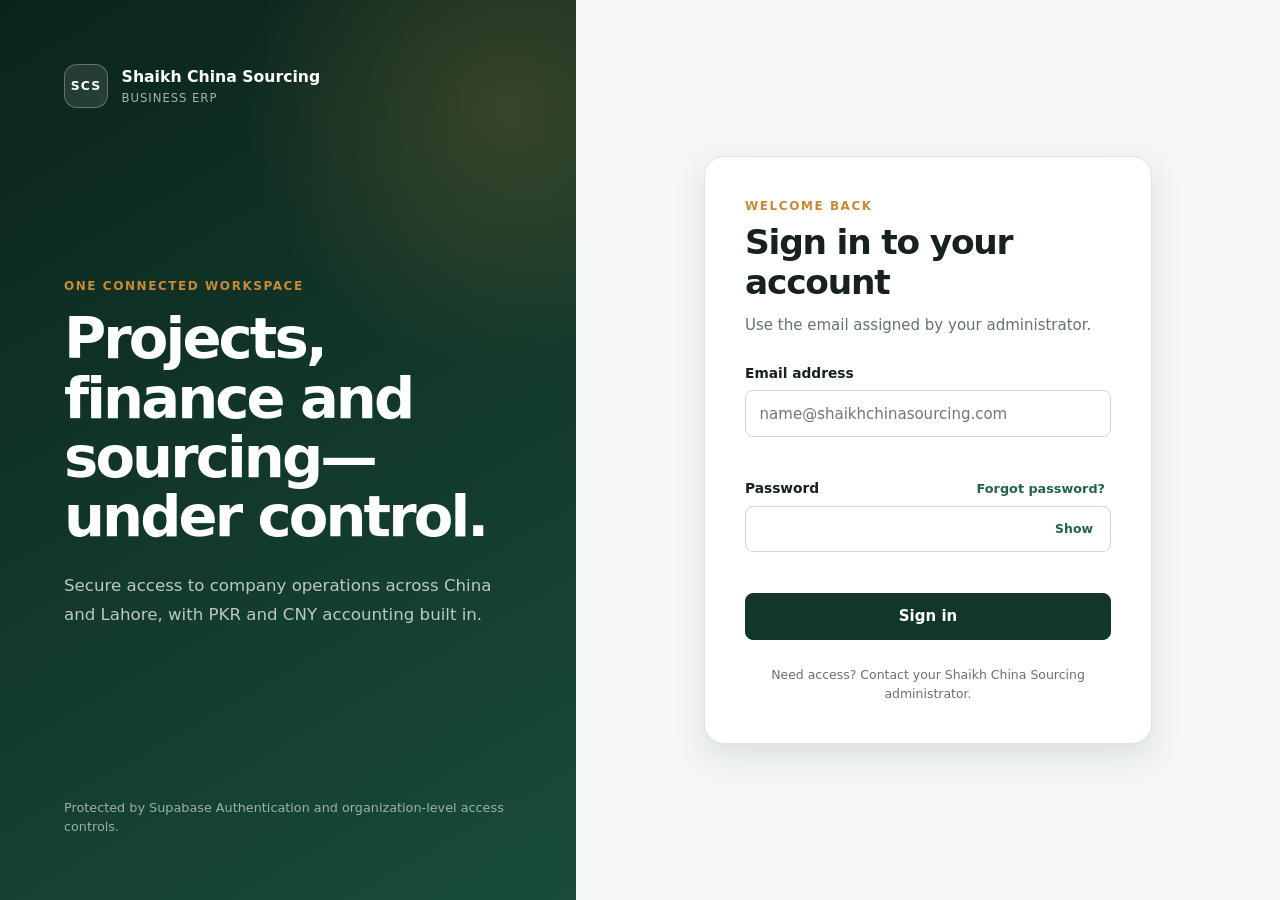
<file: index.html>
<!doctype html>
<html lang="en">
  <head>
    <meta charset="utf-8">
    <meta name="viewport" content="width=device-width, initial-scale=1">
    <title>Shaikh China Sourcing ERP</title>
  </head>
  <body>
    <p><a href="./pages/dashboard/">Open Shaikh China Sourcing ERP</a></p>
    <script>
      window.location.replace("./pages/dashboard/");
    </script>
  </body>
</html>
</file>
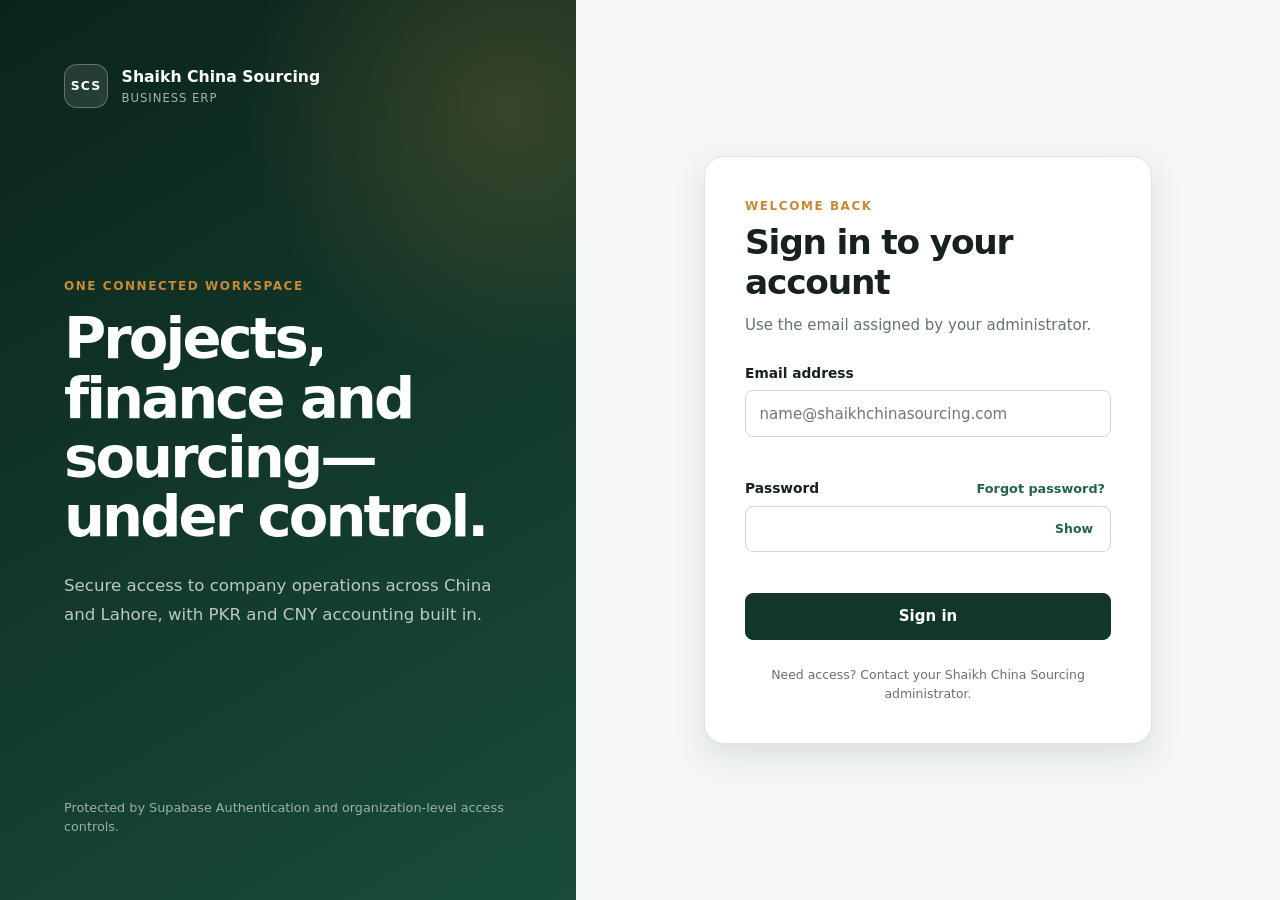
<file: pages/auth/index.html>
<!doctype html>
<html lang="en">
  <head>
    <meta charset="utf-8">
    <meta name="viewport" content="width=device-width, initial-scale=1">
    <meta name="theme-color" content="#12372a">
    <meta name="description" content="Secure sign-in for Shaikh China Sourcing ERP">
    <title>Sign in | Shaikh China Sourcing ERP</title>
    <link rel="stylesheet" href="../../assets/css/tokens/design-tokens.css">
    <link rel="stylesheet" href="../../assets/css/base/reset.css">
    <link rel="stylesheet" href="../../assets/css/base/global.css">
    <link rel="stylesheet" href="../../assets/css/pages/auth.css">
  </head>
  <body class="auth-page" data-auth-page="sign-in">
    <main class="auth-layout">
      <section class="auth-brand-panel" aria-labelledby="brand-heading">
        <div class="auth-brand-lockup">
          <span class="auth-brand-mark" aria-hidden="true">SCS</span>
          <span>
            <strong>Shaikh China Sourcing</strong>
            <small>Business ERP</small>
          </span>
        </div>
        <div class="auth-brand-copy">
          <p class="eyebrow">One connected workspace</p>
          <h1 id="brand-heading">Projects, finance and sourcing—under control.</h1>
          <p>Secure access to company operations across China and Lahore, with PKR and CNY accounting built in.</p>
        </div>
        <p class="auth-security-note">Protected by Supabase Authentication and organization-level access controls.</p>
      </section>

      <section class="auth-form-panel">
        <div class="auth-card">
          <div data-auth-view="sign-in">
            <div class="auth-card-heading">
              <p class="eyebrow">Welcome back</p>
              <h2>Sign in to your account</h2>
              <p>Use the email assigned by your administrator.</p>
            </div>

            <div class="auth-alert auth-alert--warning" data-config-alert hidden>
              Authentication setup is not connected yet. Add the Supabase project URL and publishable key to enable sign-in.
            </div>
            <div class="auth-alert" data-form-alert role="status" aria-live="polite" hidden></div>

            <form class="auth-form" data-sign-in-form novalidate>
              <div class="form-field">
                <label for="email">Email address</label>
                <input id="email" name="email" type="email" autocomplete="username" inputmode="email" required placeholder="name@shaikhchinasourcing.com">
                <p class="field-error" data-error-for="email"></p>
              </div>
              <div class="form-field">
                <div class="label-row">
                  <label for="password">Password</label>
                  <button class="text-button" type="button" data-show-recovery>Forgot password?</button>
                </div>
                <div class="password-field">
                  <input id="password" name="password" type="password" autocomplete="current-password" required>
                  <button class="password-toggle" type="button" data-password-toggle aria-label="Show password">Show</button>
                </div>
                <p class="field-error" data-error-for="password"></p>
              </div>
              <button class="primary-button" type="submit" data-submit-button>
                <span data-button-label>Sign in</span>
                <span class="button-spinner" aria-hidden="true" hidden></span>
              </button>
            </form>
          </div>

          <div data-auth-view="recovery" hidden>
            <button class="back-button" type="button" data-show-sign-in aria-label="Back to sign in">← Back to sign in</button>
            <div class="auth-card-heading">
              <p class="eyebrow">Account recovery</p>
              <h2>Reset your password</h2>
              <p>We’ll email a secure recovery link if the account exists.</p>
            </div>
            <div class="auth-alert" data-recovery-alert role="status" aria-live="polite" hidden></div>
            <form class="auth-form" data-recovery-form novalidate>
              <div class="form-field">
                <label for="recovery-email">Email address</label>
                <input id="recovery-email" name="email" type="email" autocomplete="email" inputmode="email" required>
                <p class="field-error" data-error-for="recovery-email"></p>
              </div>
              <button class="primary-button" type="submit" data-recovery-submit>Send recovery link</button>
            </form>
          </div>

          <div data-auth-view="pending" hidden>
            <div class="pending-icon" aria-hidden="true">✓</div>
            <div class="auth-card-heading auth-card-heading--centered">
              <p class="eyebrow">Account verified</p>
              <h2>Access is awaiting approval</h2>
              <p>Your sign-in works, but an administrator must assign you to an organization before you can open the ERP.</p>
            </div>
            <button class="secondary-button" type="button" data-pending-sign-out>Sign out</button>
          </div>

          <p class="auth-support">Need access? Contact your Shaikh China Sourcing administrator.</p>
        </div>
      </section>
    </main>

    <noscript>
      <main class="noscript-message"><h1>JavaScript is required</h1><p>Please enable JavaScript to sign in.</p></main>
    </noscript>
    <script src="../../assets/vendor/supabase/supabase.js"></script>
    <script type="module" src="../../assets/js/modules/auth.js"></script>
  </body>
</html>
</file>
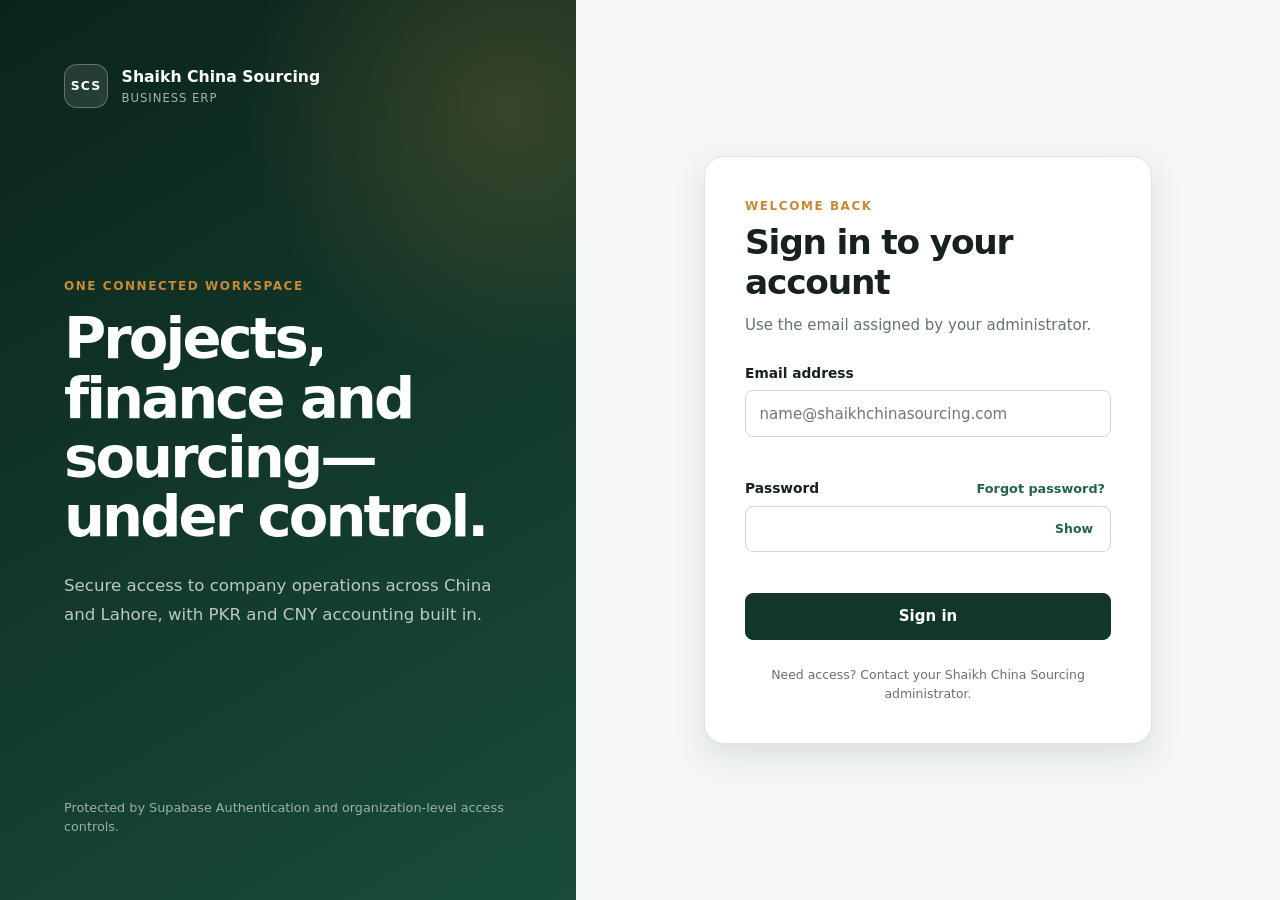
<file: pages/dashboard/index.html>
<!doctype html>
<html lang="en">
  <head>
    <meta charset="utf-8">
    <meta name="viewport" content="width=device-width, initial-scale=1">
    <meta name="theme-color" content="#12372a">
    <meta name="description" content="Shaikh China Sourcing ERP application shell">
    <title>Dashboard | Shaikh China Sourcing ERP</title>
    <link rel="stylesheet" href="../../assets/css/tokens/design-tokens.css">
    <link rel="stylesheet" href="../../assets/css/base/reset.css">
    <link rel="stylesheet" href="../../assets/css/base/global.css">
    <link rel="stylesheet" href="../../assets/css/layouts/app-shell.css">
    <link rel="stylesheet" href="../../assets/css/components/navigation.css">
    <link rel="stylesheet" href="../../assets/css/pages/dashboard.css">
    <link rel="stylesheet" href="../../assets/css/pages/customers.css">
    <link rel="stylesheet" href="../../assets/css/pages/projects.css">
    <link rel="stylesheet" href="../../assets/css/pages/accounting.css">
    <link rel="stylesheet" href="../../assets/css/pages/banking.css">
  </head>
  <body>
    <a class="skip-link" href="#main-content">Skip to main content</a>
    <div id="app-shell" data-active-page="dashboard"></div>

    <noscript>
      <main class="noscript-message">
        <h1>JavaScript is required</h1>
        <p>Please enable JavaScript to use Shaikh China Sourcing ERP.</p>
      </main>
    </noscript>

    <script src="../../assets/vendor/supabase/supabase.js"></script>
    <script type="module" src="../../assets/js/core/bootstrap.js"></script>
  </body>
</html>
</file>
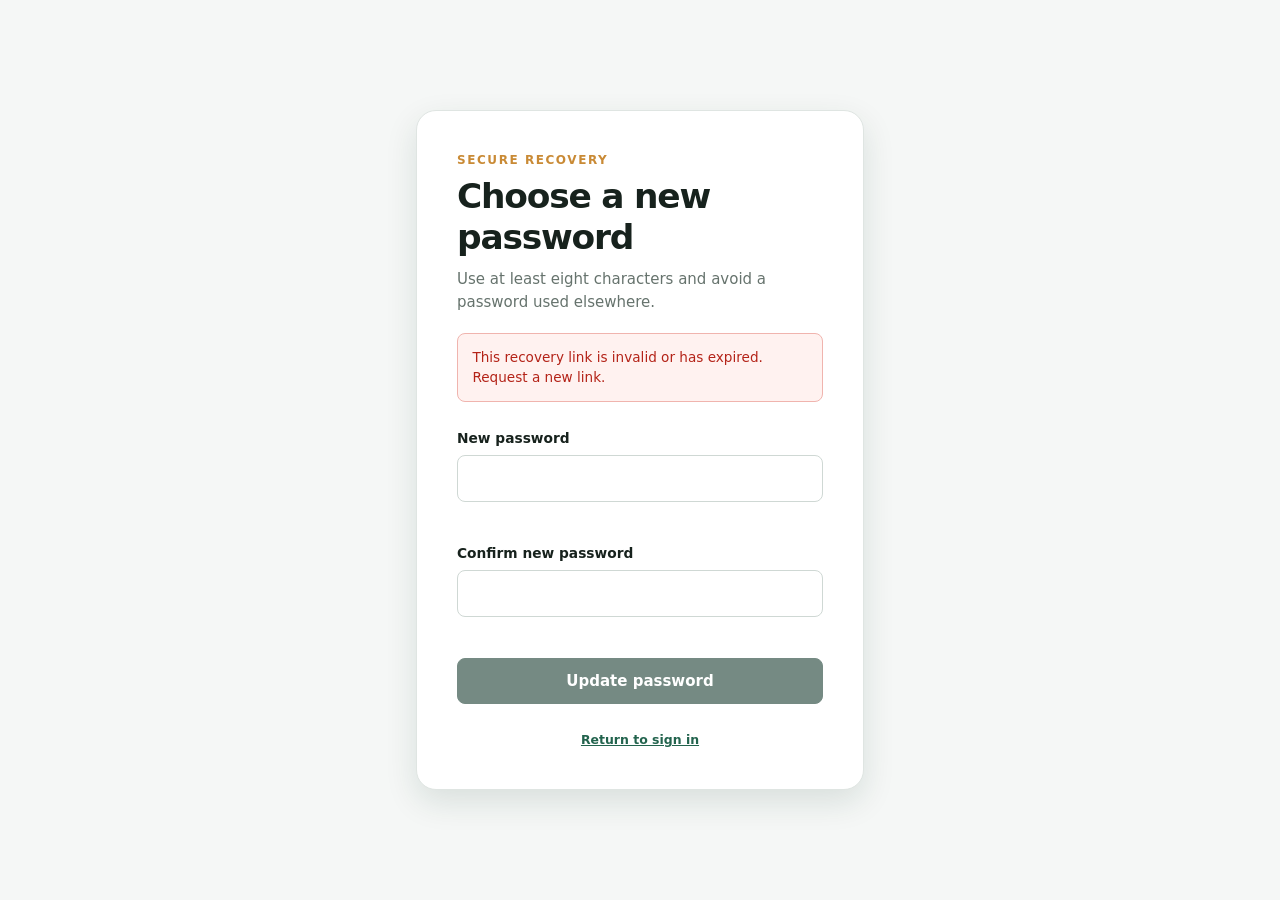
<file: pages/auth/reset-password.html>
<!doctype html>
<html lang="en">
  <head>
    <meta charset="utf-8">
    <meta name="viewport" content="width=device-width, initial-scale=1">
    <meta name="theme-color" content="#12372a">
    <meta name="description" content="Set a new Shaikh China Sourcing ERP password">
    <title>Set new password | Shaikh China Sourcing ERP</title>
    <link rel="stylesheet" href="../../assets/css/tokens/design-tokens.css">
    <link rel="stylesheet" href="../../assets/css/base/reset.css">
    <link rel="stylesheet" href="../../assets/css/base/global.css">
    <link rel="stylesheet" href="../../assets/css/pages/auth.css">
  </head>
  <body class="auth-page" data-auth-page="reset-password">
    <main class="auth-layout auth-layout--compact">
      <section class="auth-form-panel">
        <div class="auth-card">
          <div class="auth-brand-lockup auth-brand-lockup--mobile">
            <span class="auth-brand-mark" aria-hidden="true">SCS</span>
            <span><strong>Shaikh China Sourcing</strong><small>Business ERP</small></span>
          </div>
          <div class="auth-card-heading">
            <p class="eyebrow">Secure recovery</p>
            <h1>Choose a new password</h1>
            <p>Use at least eight characters and avoid a password used elsewhere.</p>
          </div>
          <div class="auth-alert" data-reset-alert role="status" aria-live="polite" hidden></div>
          <form class="auth-form" data-reset-form novalidate>
            <div class="form-field">
              <label for="new-password">New password</label>
              <input id="new-password" name="password" type="password" autocomplete="new-password" required minlength="8">
              <p class="field-error" data-error-for="new-password"></p>
            </div>
            <div class="form-field">
              <label for="confirm-password">Confirm new password</label>
              <input id="confirm-password" name="confirmation" type="password" autocomplete="new-password" required minlength="8">
              <p class="field-error" data-error-for="confirm-password"></p>
            </div>
            <button class="primary-button" type="submit" data-reset-submit>Update password</button>
          </form>
          <a class="auth-link" href="./">Return to sign in</a>
        </div>
      </section>
    </main>
    <script src="../../assets/vendor/supabase/supabase.js"></script>
    <script type="module" src="../../assets/js/modules/auth.js"></script>
  </body>
</html>
</file>
<file: assets/css/tokens/design-tokens.css>
:root {
  color-scheme: light;
  --color-brand-950: #0b241b;
  --color-brand-900: #12372a;
  --color-brand-800: #194c3a;
  --color-brand-700: #22634d;
  --color-brand-100: #dcece6;
  --color-brand-50: #eef7f3;
  --color-accent-500: #c98a35;
  --color-accent-100: #f8ecd9;
  --color-surface: #ffffff;
  --color-canvas: #f5f7f6;
  --color-border: #dfe5e2;
  --color-text: #17221d;
  --color-text-muted: #66736d;
  --color-text-subtle: #87918c;
  --color-danger: #b42318;
  --color-focus: #2f7d61;
  --shadow-sm: 0 1px 2px rgb(18 55 42 / 6%);
  --shadow-md: 0 12px 32px rgb(18 55 42 / 12%);
  --radius-sm: 0.5rem;
  --radius-md: 0.75rem;
  --radius-lg: 1rem;
  --sidebar-width: 16.5rem;
  --sidebar-collapsed-width: 5rem;
  --topbar-height: 4.5rem;
  --transition-fast: 160ms ease;
  --font-sans: Inter, ui-sans-serif, system-ui, -apple-system, BlinkMacSystemFont, "Segoe UI", sans-serif;
}
</file>
<file: assets/css/base/global.css>
html,
body {
  min-height: 100%;
}

.sr-only {
  position: absolute;
  width: 1px;
  height: 1px;
  padding: 0;
  margin: -1px;
  overflow: hidden;
  clip: rect(0, 0, 0, 0);
  white-space: nowrap;
  border: 0;
}

body {
  background: var(--color-canvas);
  color: var(--color-text);
  font-family: var(--font-sans);
  font-size: 0.9375rem;
  line-height: 1.5;
}

button,
a,
input {
  outline: none;
}

:focus-visible {
  box-shadow: 0 0 0 3px rgb(47 125 97 / 25%);
}

.skip-link {
  position: fixed;
  z-index: 100;
  top: 0.75rem;
  left: 0.75rem;
  padding: 0.65rem 0.9rem;
  border-radius: var(--radius-sm);
  background: var(--color-surface);
  color: var(--color-brand-900);
  font-weight: 700;
  transform: translateY(-150%);
}

.skip-link:focus {
  transform: translateY(0);
}

.noscript-message {
  max-width: 36rem;
  margin: 5rem auto;
  padding: 2rem;
  border: 1px solid var(--color-border);
  border-radius: var(--radius-lg);
  background: var(--color-surface);
}
</file>
<file: assets/css/pages/auth.css>
.auth-page {
  min-height: 100vh;
  background: var(--color-canvas);
}

.auth-layout {
  display: grid;
  min-height: 100vh;
  grid-template-columns: minmax(22rem, 0.9fr) minmax(30rem, 1.1fr);
}

.auth-brand-panel {
  display: flex;
  min-height: 100%;
  padding: clamp(2rem, 5vw, 5rem);
  flex-direction: column;
  justify-content: space-between;
  background:
    radial-gradient(circle at 88% 12%, rgb(201 138 53 / 22%), transparent 28%),
    linear-gradient(150deg, var(--color-brand-950), var(--color-brand-800));
  color: #fff;
}

.auth-brand-lockup {
  display: flex;
  align-items: center;
  gap: 0.85rem;
}

.auth-brand-lockup strong,
.auth-brand-lockup small {
  display: block;
}

.auth-brand-lockup strong {
  font-size: 0.98rem;
}

.auth-brand-lockup small {
  margin-top: 0.08rem;
  color: rgb(255 255 255 / 63%);
  font-size: 0.73rem;
  letter-spacing: 0.08em;
  text-transform: uppercase;
}

.auth-brand-mark {
  display: grid;
  width: 2.75rem;
  height: 2.75rem;
  place-items: center;
  border: 1px solid rgb(255 255 255 / 28%);
  border-radius: 0.8rem;
  background: rgb(255 255 255 / 10%);
  color: #fff;
  font-size: 0.78rem;
  font-weight: 800;
  letter-spacing: 0.08em;
}

.auth-brand-copy {
  max-width: 34rem;
  padding: 5rem 0;
}

.eyebrow {
  color: var(--color-accent-500);
  font-size: 0.75rem;
  font-weight: 800;
  letter-spacing: 0.13em;
  text-transform: uppercase;
}

.auth-brand-copy h1 {
  margin-top: 0.9rem;
  font-size: clamp(2.25rem, 4.5vw, 4.4rem);
  line-height: 1.03;
  letter-spacing: -0.05em;
}

.auth-brand-copy > p:last-child {
  max-width: 31rem;
  margin-top: 1.5rem;
  color: rgb(255 255 255 / 72%);
  font-size: 1.04rem;
  line-height: 1.75;
}

.auth-security-note {
  color: rgb(255 255 255 / 58%);
  font-size: 0.8rem;
}

.auth-form-panel {
  display: grid;
  padding: clamp(1.25rem, 5vw, 4.5rem);
  place-items: center;
}

.auth-card {
  width: min(100%, 28rem);
  padding: clamp(1.5rem, 4vw, 2.5rem);
  border: 1px solid var(--color-border);
  border-radius: 1.25rem;
  background: var(--color-surface);
  box-shadow: var(--shadow-md);
}

.auth-card-heading h1,
.auth-card-heading h2 {
  margin-top: 0.45rem;
  font-size: clamp(1.7rem, 3vw, 2.15rem);
  line-height: 1.18;
  letter-spacing: -0.035em;
}

.auth-card-heading > p:last-child {
  margin-top: 0.7rem;
  color: var(--color-text-muted);
}

.auth-card-heading--centered {
  text-align: center;
}

.auth-alert {
  margin-top: 1.25rem;
  padding: 0.8rem 0.9rem;
  border: 1px solid #f0b4ae;
  border-radius: var(--radius-sm);
  background: #fff2f0;
  color: var(--color-danger);
  font-size: 0.85rem;
}

.auth-alert[hidden] {
  display: none;
}

.auth-alert--success {
  border-color: #acd5c4;
  background: var(--color-brand-50);
  color: var(--color-brand-800);
}

.auth-alert--warning {
  border-color: #ecd0a7;
  background: #fff8ed;
  color: #7b4d0b;
}

.auth-form {
  display: grid;
  gap: 1.15rem;
  margin-top: 1.65rem;
}

.form-field {
  display: grid;
  gap: 0.42rem;
}

.form-field label,
.label-row {
  font-size: 0.86rem;
  font-weight: 700;
}

.label-row {
  display: flex;
  align-items: center;
  justify-content: space-between;
  gap: 1rem;
}

.form-field input {
  width: 100%;
  height: 2.9rem;
  padding: 0 0.85rem;
  border: 1px solid #cfd8d4;
  border-radius: var(--radius-sm);
  background: #fff;
  color: var(--color-text);
  transition: border-color var(--transition-fast), box-shadow var(--transition-fast);
}

.form-field input:hover {
  border-color: #a8b6b0;
}

.form-field input:focus {
  border-color: var(--color-focus);
  box-shadow: 0 0 0 3px rgb(47 125 97 / 14%);
}

.form-field input[aria-invalid="true"] {
  border-color: var(--color-danger);
}

.field-error {
  min-height: 1rem;
  color: var(--color-danger);
  font-size: 0.77rem;
}

.password-field {
  position: relative;
}

.password-field input {
  padding-right: 4.2rem;
}

.password-toggle {
  position: absolute;
  top: 50%;
  right: 0.75rem;
  border: 0;
  background: transparent;
  color: var(--color-brand-700);
  font-size: 0.78rem;
  font-weight: 700;
  transform: translateY(-50%);
  cursor: pointer;
}

.primary-button,
.secondary-button {
  width: 100%;
  min-height: 2.9rem;
  border-radius: var(--radius-sm);
  font-weight: 750;
  cursor: pointer;
}

.primary-button {
  border: 1px solid var(--color-brand-900);
  background: var(--color-brand-900);
  color: #fff;
}

.primary-button:hover:not(:disabled) {
  background: var(--color-brand-800);
}

.primary-button:disabled,
.secondary-button:disabled {
  cursor: not-allowed;
  opacity: 0.58;
}

.secondary-button {
  margin-top: 1.5rem;
  border: 1px solid var(--color-border);
  background: #fff;
  color: var(--color-brand-900);
}

.text-button,
.back-button {
  border: 0;
  background: transparent;
  color: var(--color-brand-700);
  font-size: 0.8rem;
  font-weight: 700;
  cursor: pointer;
}

.back-button {
  margin-bottom: 1.5rem;
  padding: 0;
}

.auth-support,
.auth-link {
  display: block;
  margin-top: 1.65rem;
  color: var(--color-text-muted);
  font-size: 0.78rem;
  text-align: center;
}

.auth-link {
  color: var(--color-brand-700);
  font-weight: 700;
}

.pending-icon {
  display: grid;
  width: 3.75rem;
  height: 3.75rem;
  margin: 0 auto 1.25rem;
  place-items: center;
  border-radius: 50%;
  background: var(--color-brand-50);
  color: var(--color-brand-700);
  font-size: 1.4rem;
  font-weight: 800;
}

.auth-brand-lockup--mobile {
  display: none;
  margin-bottom: 2rem;
  color: var(--color-brand-900);
}

.auth-brand-lockup--mobile .auth-brand-mark {
  border-color: var(--color-brand-100);
  background: var(--color-brand-900);
}

.auth-brand-lockup--mobile small {
  color: var(--color-text-muted);
}

.auth-layout--compact {
  display: grid;
  grid-template-columns: 1fr;
}

@media (max-width: 820px) {
  .auth-layout {
    grid-template-columns: 1fr;
  }

  .auth-brand-panel {
    min-height: auto;
    padding: 1.25rem;
  }

  .auth-brand-copy,
  .auth-security-note {
    display: none;
  }

  .auth-form-panel {
    padding: 1.25rem;
  }

  .auth-card {
    border-radius: 1rem;
    box-shadow: var(--shadow-sm);
  }

  .auth-layout--compact .auth-brand-lockup--mobile {
    display: flex;
  }
}
</file>
<file: assets/css/layouts/app-shell.css>
.app-layout {
  min-height: 100vh;
}

.session-loading {
  display: grid;
  min-height: 100vh;
  place-content: center;
  justify-items: center;
  gap: 0.9rem;
  color: var(--color-text-muted);
}

.session-loading-mark {
  display: grid;
  width: 3.25rem;
  height: 3.25rem;
  place-items: center;
  border-radius: 1rem;
  background: var(--color-brand-900);
  color: #fff;
  font-size: 0.8rem;
  font-weight: 800;
  letter-spacing: 0.08em;
  box-shadow: var(--shadow-md);
}

.main-column {
  min-width: 0;
  margin-left: var(--sidebar-width);
  transition: margin-left var(--transition-fast);
}

.app-layout.sidebar-collapsed .main-column {
  margin-left: var(--sidebar-collapsed-width);
}

.main-content {
  min-height: calc(100vh - var(--topbar-height));
  padding: 1.75rem 2rem 3rem;
}

.content-container {
  width: 100%;
  max-width: 100rem;
  margin: 0 auto;
}

.page-heading {
  display: flex;
  align-items: flex-end;
  justify-content: space-between;
  gap: 1rem;
  margin-top: 1.25rem;
}

.page-heading h1 {
  font-size: clamp(1.6rem, 2vw, 2rem);
  line-height: 1.2;
  letter-spacing: -0.025em;
}

.page-heading p {
  margin-top: 0.4rem;
  color: var(--color-text-muted);
}

.module-placeholder {
  display: grid;
  min-height: 23rem;
  margin-top: 1.5rem;
  place-items: center;
  border: 1px solid var(--color-border);
  border-radius: var(--radius-lg);
  background: var(--color-surface);
  box-shadow: var(--shadow-sm);
  text-align: center;
}

.module-placeholder[hidden] {
  display: none;
}

.placeholder-content {
  max-width: 31rem;
  padding: 2rem;
}

.placeholder-icon {
  display: grid;
  width: 3.25rem;
  height: 3.25rem;
  margin: 0 auto 1rem;
  place-items: center;
  border-radius: 1rem;
  background: var(--color-brand-50);
  color: var(--color-brand-700);
}

.placeholder-content h2 {
  font-size: 1.15rem;
}

.placeholder-content p {
  margin-top: 0.5rem;
  color: var(--color-text-muted);
  line-height: 1.65;
}

.mobile-backdrop {
  position: fixed;
  z-index: 39;
  inset: 0;
  display: none;
  border: 0;
  background: rgb(5 20 14 / 55%);
}

@media (max-width: 899px) {
  .main-column,
  .app-layout.sidebar-collapsed .main-column {
    margin-left: 0;
  }

  .main-content {
    padding: 1.25rem 1rem 2rem;
  }

  .app-layout.mobile-nav-open .mobile-backdrop {
    display: block;
  }
}
</file>
<file: assets/css/components/navigation.css>
.sidebar {
  position: fixed;
  z-index: 40;
  inset: 0 auto 0 0;
  display: flex;
  width: var(--sidebar-width);
  flex-direction: column;
  overflow: hidden;
  background: var(--color-brand-950);
  color: #fff;
  transition: width var(--transition-fast), transform var(--transition-fast);
}

.brand {
  display: flex;
  min-height: var(--topbar-height);
  align-items: center;
  gap: 0.75rem;
  padding: 0 1.25rem;
  border-bottom: 1px solid rgb(255 255 255 / 9%);
}

.brand-mark {
  display: grid;
  width: 2.25rem;
  height: 2.25rem;
  flex: 0 0 auto;
  place-items: center;
  border-radius: 0.7rem;
  background: var(--color-accent-500);
  color: #fff;
  font-size: 0.75rem;
  font-weight: 800;
  letter-spacing: 0.04em;
}

.brand-copy {
  min-width: 0;
}

.brand-name {
  display: block;
  overflow: hidden;
  font-weight: 750;
  line-height: 1.25;
  text-overflow: ellipsis;
  white-space: nowrap;
}

.brand-product {
  display: block;
  margin-top: 0.15rem;
  color: rgb(255 255 255 / 58%);
  font-size: 0.72rem;
  letter-spacing: 0.1em;
  text-transform: uppercase;
}

.nav-scroll {
  flex: 1;
  overflow-y: auto;
  padding: 1.25rem 0.85rem;
}

.nav-label {
  margin: 0 0.7rem 0.45rem;
  color: rgb(255 255 255 / 38%);
  font-size: 0.68rem;
  font-weight: 700;
  letter-spacing: 0.12em;
  text-transform: uppercase;
}

.nav-list {
  display: grid;
  gap: 0.2rem;
  margin: 0;
  padding: 0;
  list-style: none;
}

.nav-list + .nav-label {
  margin-top: 1.3rem;
}

.nav-link {
  display: flex;
  min-height: 2.75rem;
  align-items: center;
  gap: 0.85rem;
  padding: 0.7rem 0.8rem;
  border-radius: 0.65rem;
  color: rgb(255 255 255 / 72%);
  text-decoration: none;
  transition: background var(--transition-fast), color var(--transition-fast);
}

.nav-link:hover {
  background: rgb(255 255 255 / 7%);
  color: #fff;
}

.nav-link[aria-current="page"] {
  background: rgb(255 255 255 / 12%);
  color: #fff;
  font-weight: 650;
}

.nav-link[aria-current="page"]::before {
  position: absolute;
  left: 0;
  width: 0.2rem;
  height: 1.35rem;
  border-radius: 0 0.2rem 0.2rem 0;
  background: var(--color-accent-500);
  content: "";
}

.nav-icon,
.button-icon {
  width: 1.2rem;
  height: 1.2rem;
  flex: 0 0 auto;
}

.sidebar-footer {
  padding: 0.85rem;
  border-top: 1px solid rgb(255 255 255 / 9%);
}

.sidebar-toggle {
  display: flex;
  width: 100%;
  min-height: 2.65rem;
  align-items: center;
  gap: 0.85rem;
  padding: 0.65rem 0.8rem;
  border: 0;
  border-radius: 0.65rem;
  background: transparent;
  color: rgb(255 255 255 / 62%);
  cursor: pointer;
}

.sidebar-toggle:hover {
  background: rgb(255 255 255 / 7%);
  color: #fff;
}

.topbar {
  position: sticky;
  z-index: 30;
  top: 0;
  display: flex;
  height: var(--topbar-height);
  align-items: center;
  gap: 1rem;
  padding: 0 2rem;
  border-bottom: 1px solid var(--color-border);
  background: rgb(255 255 255 / 94%);
  backdrop-filter: blur(10px);
}

.mobile-menu-button,
.icon-button,
.profile-button {
  border: 1px solid var(--color-border);
  background: var(--color-surface);
  color: var(--color-text);
  cursor: pointer;
}

.mobile-menu-button,
.icon-button {
  display: grid;
  width: 2.65rem;
  height: 2.65rem;
  flex: 0 0 auto;
  place-items: center;
  border-radius: var(--radius-md);
}

.mobile-menu-button {
  display: none;
}

.search-form {
  position: relative;
  width: min(30rem, 46vw);
}

.search-form .button-icon {
  position: absolute;
  top: 50%;
  left: 0.9rem;
  color: var(--color-text-subtle);
  transform: translateY(-50%);
  pointer-events: none;
}

.search-input {
  width: 100%;
  height: 2.65rem;
  padding: 0 3.8rem 0 2.75rem;
  border: 1px solid var(--color-border);
  border-radius: var(--radius-md);
  background: var(--color-canvas);
  color: var(--color-text);
}

.search-input:focus {
  border-color: var(--color-focus);
  background: var(--color-surface);
}

.search-shortcut {
  position: absolute;
  top: 50%;
  right: 0.7rem;
  padding: 0.15rem 0.38rem;
  border: 1px solid var(--color-border);
  border-radius: 0.3rem;
  color: var(--color-text-subtle);
  font-size: 0.7rem;
  transform: translateY(-50%);
}

.topbar-actions {
  display: flex;
  align-items: center;
  gap: 0.55rem;
  margin-left: auto;
}

.notification-button {
  position: relative;
}

.notification-dot {
  position: absolute;
  top: 0.55rem;
  right: 0.55rem;
  width: 0.45rem;
  height: 0.45rem;
  border: 2px solid #fff;
  border-radius: 50%;
  background: var(--color-danger);
}

.profile {
  position: relative;
}

.profile-button {
  display: flex;
  min-height: 2.65rem;
  align-items: center;
  gap: 0.65rem;
  padding: 0.3rem 0.55rem 0.3rem 0.35rem;
  border-radius: var(--radius-md);
}

.avatar {
  display: grid;
  width: 2rem;
  height: 2rem;
  place-items: center;
  border-radius: 50%;
  background: var(--color-brand-100);
  color: var(--color-brand-800);
  font-size: 0.75rem;
  font-weight: 800;
}

.profile-copy {
  display: grid;
  min-width: 7rem;
  text-align: left;
}

.profile-name {
  font-size: 0.82rem;
  font-weight: 700;
}

.profile-role {
  color: var(--color-text-muted);
  font-size: 0.7rem;
}

.profile-menu {
  position: absolute;
  top: calc(100% + 0.55rem);
  right: 0;
  width: 13rem;
  padding: 0.45rem;
  border: 1px solid var(--color-border);
  border-radius: var(--radius-md);
  background: var(--color-surface);
  box-shadow: var(--shadow-md);
}

.profile-menu[hidden] {
  display: none;
}

.profile-menu a,
.profile-menu button {
  display: flex;
  width: 100%;
  padding: 0.65rem 0.75rem;
  border: 0;
  border-radius: var(--radius-sm);
  background: transparent;
  color: var(--color-text);
  text-align: left;
  text-decoration: none;
  cursor: pointer;
}

.profile-menu a:hover,
.profile-menu button:hover {
  background: var(--color-canvas);
}

.breadcrumb {
  display: flex;
  align-items: center;
  gap: 0.5rem;
  margin: 0;
  padding: 0;
  color: var(--color-text-muted);
  font-size: 0.8rem;
  list-style: none;
}

.breadcrumb a {
  color: var(--color-brand-700);
  text-decoration: none;
}

.app-layout.sidebar-collapsed .sidebar {
  width: var(--sidebar-collapsed-width);
}

.app-layout.sidebar-collapsed .brand-copy,
.app-layout.sidebar-collapsed .nav-label,
.app-layout.sidebar-collapsed .nav-text,
.app-layout.sidebar-collapsed .sidebar-toggle span {
  display: none;
}

.app-layout.sidebar-collapsed .brand,
.app-layout.sidebar-collapsed .nav-link,
.app-layout.sidebar-collapsed .sidebar-toggle {
  justify-content: center;
}

@media (max-width: 899px) {
  .sidebar,
  .app-layout.sidebar-collapsed .sidebar {
    width: min(18rem, 86vw);
    transform: translateX(-100%);
  }

  .app-layout.mobile-nav-open .sidebar {
    transform: translateX(0);
  }

  .app-layout.sidebar-collapsed .brand-copy,
  .app-layout.sidebar-collapsed .nav-label,
  .app-layout.sidebar-collapsed .nav-text,
  .app-layout.sidebar-collapsed .sidebar-toggle span {
    display: initial;
  }

  .app-layout.sidebar-collapsed .brand,
  .app-layout.sidebar-collapsed .nav-link,
  .app-layout.sidebar-collapsed .sidebar-toggle {
    justify-content: flex-start;
  }

  .sidebar-toggle {
    display: none;
  }

  .topbar {
    padding: 0 1rem;
  }

  .mobile-menu-button {
    display: grid;
  }

  .search-form {
    width: 100%;
  }
}

@media (max-width: 599px) {
  .search-shortcut,
  .profile-copy,
  .profile-button .button-icon {
    display: none;
  }

  .profile-button {
    padding: 0.3rem;
  }

  .topbar {
    gap: 0.55rem;
  }

  .page-heading {
    align-items: flex-start;
    flex-direction: column;
  }
}
</file>
<file: assets/css/pages/dashboard.css>
.prototype-badge {
  display: inline-flex;
  align-items: center;
  min-height: 2rem;
  padding: 0.35rem 0.7rem;
  border: 1px solid #ead6b8;
  border-radius: 999px;
  background: var(--color-accent-100);
  color: #80571e;
  font-size: 0.72rem;
  font-weight: 750;
  letter-spacing: 0.035em;
  text-transform: uppercase;
}

.dashboard {
  position: relative;
  margin-top: 1.25rem;
}

.dashboard-toolbar {
  display: flex;
  align-items: center;
  justify-content: space-between;
  gap: 1rem;
  margin-bottom: 1rem;
}

.dashboard-toolbar p {
  display: flex;
  align-items: center;
  gap: 0.5rem;
  color: var(--color-text-muted);
  font-size: 0.78rem;
}

.data-status-dot {
  width: 0.45rem;
  height: 0.45rem;
  border-radius: 50%;
  background: var(--color-accent-500);
}

.dashboard-toolbar label {
  display: flex;
  align-items: center;
  gap: 0.65rem;
  color: var(--color-text-muted);
  font-size: 0.78rem;
  font-weight: 650;
}

.dashboard-toolbar select {
  height: 2.35rem;
  min-width: 8.5rem;
  padding: 0 2rem 0 0.75rem;
  border: 1px solid var(--color-border);
  border-radius: var(--radius-sm);
  background: var(--color-surface);
  color: var(--color-text);
}

.metric-grid {
  display: grid;
  grid-template-columns: repeat(6, minmax(0, 1fr));
  gap: 0.9rem;
}

.metric-card,
.dashboard-panel {
  border: 1px solid var(--color-border);
  border-radius: var(--radius-md);
  background: var(--color-surface);
  box-shadow: var(--shadow-sm);
}

.metric-card {
  min-width: 0;
  padding: 1rem;
}

.metric-card.metric-primary {
  border-color: transparent;
  background: var(--color-brand-900);
  color: #fff;
}

.metric-card-top {
  display: flex;
  align-items: center;
  justify-content: space-between;
  gap: 0.5rem;
}

.metric-label {
  overflow: hidden;
  color: var(--color-text-muted);
  font-size: 0.74rem;
  font-weight: 650;
  text-overflow: ellipsis;
  white-space: nowrap;
}

.metric-primary .metric-label,
.metric-primary .metric-foot {
  color: rgb(255 255 255 / 67%);
}

.metric-icon {
  display: grid;
  width: 1.85rem;
  height: 1.85rem;
  flex: 0 0 auto;
  place-items: center;
  border-radius: 0.55rem;
  background: var(--color-brand-50);
  color: var(--color-brand-700);
}

.metric-primary .metric-icon {
  background: rgb(255 255 255 / 12%);
  color: #fff;
}

.metric-icon svg {
  width: 1rem;
  height: 1rem;
}

.metric-value {
  display: block;
  margin-top: 0.8rem;
  font-size: clamp(1.08rem, 1.35vw, 1.35rem);
  letter-spacing: -0.025em;
  white-space: nowrap;
}

.metric-foot {
  display: flex;
  align-items: center;
  gap: 0.4rem;
  margin-top: 0.55rem;
  overflow: hidden;
  color: var(--color-text-subtle);
  font-size: 0.66rem;
  white-space: nowrap;
}

.metric-change {
  display: inline-flex;
  flex: 0 0 auto;
  align-items: center;
  gap: 0.12rem;
  font-weight: 750;
}

.metric-change svg {
  width: 0.72rem;
  height: 0.72rem;
}

.metric-change.positive { color: #16835c; }
.metric-change.negative { color: var(--color-danger); }
.metric-change.neutral { color: var(--color-accent-500); }
.metric-primary .metric-change { color: #8ce0bd; }

.dashboard-main-grid,
.dashboard-bottom-grid {
  display: grid;
  grid-template-columns: minmax(0, 1.8fr) minmax(17rem, 0.72fr);
  gap: 0.9rem;
  margin-top: 0.9rem;
}

.dashboard-panel {
  min-width: 0;
  padding: 1.15rem;
}

.panel-heading {
  display: flex;
  align-items: flex-start;
  justify-content: space-between;
  gap: 1rem;
}

.panel-heading h2 {
  font-size: 0.95rem;
  letter-spacing: -0.01em;
}

.panel-heading p {
  margin-top: 0.15rem;
  color: var(--color-text-muted);
  font-size: 0.72rem;
}

.chart-legend {
  display: flex;
  gap: 1rem;
  color: var(--color-text-muted);
  font-size: 0.7rem;
}

.chart-legend span::before {
  display: inline-block;
  width: 0.5rem;
  height: 0.5rem;
  margin-right: 0.35rem;
  border-radius: 50%;
  content: "";
}

.revenue-key::before { background: var(--color-brand-700); }
.profit-key::before { background: var(--color-accent-500); }

.trend-chart {
  width: 100%;
  margin-top: 0.65rem;
  overflow: visible;
}

.chart-grid line { stroke: #e9eeeb; stroke-width: 1; }
.chart-grid text { fill: var(--color-text-subtle); font-size: 10px; }
.chart-area { fill: rgb(47 125 97 / 7%); }
.chart-line { fill: none; stroke-width: 2.5; stroke-linecap: round; stroke-linejoin: round; }
.revenue-line { stroke: var(--color-brand-700); }
.profit-line { stroke: var(--color-accent-500); }
.revenue-point { fill: var(--color-surface); stroke: var(--color-brand-700); stroke-width: 2; }

.text-button {
  display: inline-flex;
  align-items: center;
  gap: 0.3rem;
  padding: 0;
  border: 0;
  background: transparent;
  color: var(--color-brand-700);
  font-size: 0.72rem;
  font-weight: 700;
  cursor: pointer;
}

.text-button svg {
  width: 0.8rem;
  height: 0.8rem;
}

.status-chart-wrap {
  display: grid;
  grid-template-columns: minmax(8rem, 1fr) minmax(7rem, 0.8fr);
  align-items: center;
  gap: 1.25rem;
  min-height: 13.4rem;
}

.status-chart {
  display: grid;
  width: min(10.5rem, 100%);
  aspect-ratio: 1;
  margin: 0 auto;
  place-items: center;
  border-radius: 50%;
  background: var(--status-gradient);
}

.status-chart::before {
  grid-area: 1 / 1;
  width: 67%;
  aspect-ratio: 1;
  border-radius: 50%;
  background: var(--color-surface);
  content: "";
}

.status-chart div {
  z-index: 1;
  grid-area: 1 / 1;
  display: grid;
  text-align: center;
}

.status-chart strong { font-size: 1.55rem; line-height: 1; }
.status-chart span { margin-top: 0.25rem; color: var(--color-text-muted); font-size: 0.65rem; }

.status-legend {
  display: grid;
  gap: 0.8rem;
  margin: 0;
  padding: 0;
  list-style: none;
}

.status-legend li {
  display: grid;
  grid-template-columns: auto 1fr auto;
  align-items: center;
  gap: 0.45rem;
  color: var(--color-text-muted);
  font-size: 0.72rem;
}

.status-legend strong { color: var(--color-text); }
.legend-key { width: 0.55rem; height: 0.55rem; border-radius: 50%; background: var(--legend-color); }

.leaders-panel { margin-top: 0.9rem; }
.leader-grid { display: grid; grid-template-columns: repeat(2, minmax(0, 1fr)); gap: 0.9rem; margin-top: 0.85rem; }
.leader-card { padding: 1rem; border: 1px solid var(--color-border); border-radius: var(--radius-sm); background: var(--color-canvas); }
.leader-eyebrow { display: flex; justify-content: space-between; gap: 1rem; color: var(--color-text-muted); font-size: 0.68rem; font-weight: 700; text-transform: uppercase; letter-spacing: 0.045em; }
.leader-rank { color: var(--color-accent-500); }
.leader-card h3 { margin-top: 0.55rem; font-size: 0.95rem; }
.leader-card p { margin-top: 0.12rem; color: var(--color-text-muted); font-size: 0.72rem; }
.leader-result { display: flex; align-items: baseline; justify-content: space-between; gap: 1rem; margin-top: 0.75rem; }
.leader-result strong { font-size: 0.92rem; }
.leader-result span { color: #16835c; font-size: 0.68rem; font-weight: 700; }

.transactions-panel { padding-right: 0; padding-left: 0; }
.transactions-panel .panel-heading { padding: 0 1.15rem 0.85rem; }
.table-scroll { overflow-x: auto; }
table { width: 100%; border-collapse: collapse; white-space: nowrap; }
th, td { padding: 0.75rem 0.8rem; border-top: 1px solid #edf0ee; text-align: left; font-size: 0.7rem; }
th { color: var(--color-text-subtle); font-size: 0.62rem; font-weight: 750; letter-spacing: 0.04em; text-transform: uppercase; }
td strong { display: block; font-size: 0.72rem; }
.date-cell { color: var(--color-text-muted); }
.table-reference { color: var(--color-text-subtle); font-size: 0.62rem; }
.account-badge { padding: 0.24rem 0.42rem; border-radius: 0.35rem; background: var(--color-canvas); color: var(--color-text-muted); }
.amount-cell { text-align: right; font-weight: 750; }
.amount-cell.in { color: #16835c; }
.amount-cell.out { color: var(--color-text); }

.quick-actions { display: grid; gap: 0.55rem; margin-top: 0.9rem; }
.quick-actions button {
  display: grid;
  grid-template-columns: 2.2rem 1fr auto;
  align-items: center;
  gap: 0.7rem;
  width: 100%;
  padding: 0.65rem;
  border: 1px solid var(--color-border);
  border-radius: var(--radius-sm);
  background: var(--color-surface);
  color: var(--color-text);
  text-align: left;
  cursor: pointer;
}
.quick-actions button:hover { border-color: #b8cbc3; background: var(--color-brand-50); }
.quick-actions button > span:first-child { display: grid; width: 2.2rem; height: 2.2rem; place-items: center; border-radius: 0.55rem; background: var(--color-brand-50); color: var(--color-brand-700); }
.quick-actions svg { width: 1rem; height: 1rem; }
.quick-actions button > svg { color: var(--color-text-subtle); transform: rotate(-90deg); }
.quick-actions strong, .quick-actions small { display: block; }
.quick-actions strong { font-size: 0.74rem; }
.quick-actions small { margin-top: 0.08rem; color: var(--color-text-muted); font-size: 0.64rem; }

.dashboard-toast {
  position: fixed;
  z-index: 60;
  right: 1.25rem;
  bottom: 1.25rem;
  max-width: 20rem;
  padding: 0.8rem 1rem;
  border-radius: var(--radius-sm);
  background: var(--color-brand-950);
  color: #fff;
  box-shadow: var(--shadow-md);
  font-size: 0.75rem;
}
.dashboard-toast[hidden] { display: none; }

@media (max-width: 1500px) {
  .metric-grid { grid-template-columns: repeat(3, minmax(0, 1fr)); }
}

@media (max-width: 1100px) {
  .dashboard-main-grid, .dashboard-bottom-grid { grid-template-columns: 1fr; }
  .status-chart-wrap { grid-template-columns: 1fr 1fr; }
}

@media (max-width: 699px) {
  .dashboard-toolbar { align-items: flex-start; flex-direction: column-reverse; }
  .dashboard-toolbar label { width: 100%; justify-content: space-between; }
  .dashboard-toolbar select { min-width: 9.5rem; }
  .metric-grid { grid-template-columns: repeat(2, minmax(0, 1fr)); }
  .leader-grid { grid-template-columns: 1fr; }
  .chart-legend { display: none; }
}

@media (max-width: 430px) {
  .metric-grid { grid-template-columns: 1fr; }
  .status-chart-wrap { grid-template-columns: 1fr; padding-top: 1.25rem; }
  .status-legend { grid-template-columns: repeat(3, 1fr); }
  .status-legend li { grid-template-columns: auto 1fr; }
  .status-legend strong { grid-column: 2; }
  .leader-result { align-items: flex-start; flex-direction: column; gap: 0.2rem; }
}

@media (prefers-reduced-motion: reduce) {
  *, *::before, *::after { scroll-behavior: auto !important; transition-duration: 0.01ms !important; }
}
</file>
<file: assets/css/pages/customers.css>
.customers-module { position: relative; margin-top: 1.25rem; }
.customer-toolbar { display: flex; align-items: center; gap: .65rem; margin-bottom: 1rem; }
.customer-search { position: relative; width: min(28rem, 42vw); }
.customer-search svg { position: absolute; top: 50%; left: .8rem; width: 1rem; height: 1rem; color: var(--color-text-subtle); transform: translateY(-50%); }
.customer-search input, .customer-toolbar select, .form-grid input, .form-grid textarea { width: 100%; border: 1px solid var(--color-border); border-radius: var(--radius-sm); background: var(--color-surface); color: var(--color-text); }
.customer-search input { height: 2.55rem; padding: 0 .85rem 0 2.4rem; }
.customer-toolbar select { width: auto; min-width: 8.75rem; height: 2.55rem; padding: 0 2rem 0 .75rem; }
.primary-button, .secondary-button { display: inline-flex; min-height: 2.55rem; align-items: center; justify-content: center; gap: .45rem; padding: .6rem .9rem; border-radius: var(--radius-sm); font-size: .78rem; font-weight: 750; cursor: pointer; white-space: nowrap; }
.primary-button { margin-left: auto; border: 1px solid var(--color-brand-900); background: var(--color-brand-900); color: #fff; }
.secondary-button { border: 1px solid var(--color-border); background: var(--color-surface); color: var(--color-text); }
.primary-button svg, .secondary-button svg { width: .95rem; height: .95rem; }
.customer-summary { display: grid; grid-template-columns: repeat(4, minmax(0, 1fr)); gap: .8rem; }
.customer-summary article, .customer-list-panel, .customer-card, .detail-kpis article, .profitability-grid article { border: 1px solid var(--color-border); border-radius: var(--radius-md); background: var(--color-surface); box-shadow: var(--shadow-sm); }
.customer-summary article { padding: 1rem; }
.customer-summary span, .detail-kpis span, .profitability-grid span { display: block; color: var(--color-text-muted); font-size: .7rem; font-weight: 650; }
.customer-summary strong { display: block; margin-top: .5rem; font-size: 1.15rem; }
.customer-summary small, .detail-kpis small, .profitability-grid small { display: block; margin-top: .2rem; color: var(--color-text-subtle); font-size: .64rem; }
.customer-list-panel { margin-top: .9rem; overflow: hidden; }
.list-heading { display: flex; align-items: flex-start; justify-content: space-between; gap: 1rem; padding: 1rem 1.1rem; }
.list-heading h2 { font-size: .95rem; }
.list-heading p { margin-top: .15rem; color: var(--color-text-muted); font-size: .7rem; }
.accounting-hint { padding: .3rem .5rem; border-radius: .35rem; background: var(--color-canvas); color: var(--color-text-muted); font-size: .65rem; }
.customer-table-scroll, .detail-table-scroll { overflow-x: auto; }
.customer-table { white-space: nowrap; }
.customer-table th, .customer-table td { padding: .75rem 1rem; }
.customer-identity { display: flex; align-items: center; gap: .65rem; padding: 0; border: 0; background: transparent; color: var(--color-text); text-align: left; cursor: pointer; }
.customer-identity:hover strong { color: var(--color-brand-700); text-decoration: underline; }
.customer-avatar { display: grid; width: 2.1rem; height: 2.1rem; flex: 0 0 auto; place-items: center; border-radius: .62rem; background: var(--color-brand-50); color: var(--color-brand-700); font-size: .68rem; font-weight: 800; }
.customer-avatar.large { width: 3.2rem; height: 3.2rem; border-radius: .8rem; font-size: .9rem; }
.customer-table td small, .detail-table-scroll td small { display: block; margin-top: .1rem; color: var(--color-text-subtle); font-size: .62rem; }
.contact-name { font-size: .7rem; }
.numeric { text-align: right !important; font-variant-numeric: tabular-nums; }
.margin-value { display: inline-flex; min-width: 3rem; justify-content: center; padding: .25rem .4rem; border-radius: .35rem; font-weight: 750; }
.margin-value.healthy { background: #e8f7ef; color: #14704e; }
.margin-value.watch { background: #fff4e4; color: #8a5a18; }
.status-badge { display: inline-flex; align-items: center; padding: .24rem .45rem; border-radius: 999px; font-size: .62rem; font-weight: 750; text-transform: capitalize; }
.status-badge.active { background: #e8f7ef; color: #14704e; }
.status-badge.inactive { background: #edf0ee; color: var(--color-text-muted); }
.row-action, .dialog-close { display: grid; width: 2rem; height: 2rem; place-items: center; border: 1px solid var(--color-border); border-radius: .45rem; background: var(--color-surface); color: var(--color-text-muted); cursor: pointer; }
.row-action svg, .dialog-close svg { width: .9rem; height: .9rem; }
.loading-block, .customer-empty, .tab-empty { padding: 3rem 1rem; color: var(--color-text-muted); text-align: center; }
.customer-empty span { display: grid; width: 3rem; height: 3rem; margin: 0 auto 1rem; place-items: center; border-radius: .8rem; background: var(--color-brand-50); color: var(--color-brand-700); }
.customer-empty span svg { width: 1.3rem; }
.customer-empty h3 { color: var(--color-text); font-size: .95rem; }
.customer-empty p { margin-top: .25rem; font-size: .75rem; }
.customer-empty.error, .tab-empty.error { color: var(--color-danger); }
.customer-dialog { width: min(46rem, calc(100vw - 2rem)); max-height: calc(100vh - 2rem); padding: 0; overflow: auto; border: 0; border-radius: var(--radius-lg); color: var(--color-text); box-shadow: 0 24px 70px rgb(4 24 16 / 28%); }
.customer-dialog::backdrop { background: rgb(5 20 14 / 55%); }
.dialog-heading, .dialog-footer { display: flex; align-items: center; gap: 1rem; padding: 1rem 1.2rem; }
.dialog-heading { justify-content: space-between; border-bottom: 1px solid var(--color-border); }
.dialog-heading h2 { font-size: 1.05rem; }
.dialog-heading p { color: var(--color-text-muted); font-size: .7rem; }
.form-grid { display: grid; grid-template-columns: repeat(2, minmax(0, 1fr)); gap: .9rem; padding: 1.2rem; }
.form-grid label { display: grid; align-content: start; gap: .3rem; color: var(--color-text-muted); font-size: .7rem; font-weight: 650; }
.form-grid input, .form-grid textarea { padding: .62rem .7rem; font-size: .78rem; resize: vertical; }
.form-grid input { height: 2.55rem; }
.form-grid small[data-error] { min-height: .8rem; color: var(--color-danger); font-size: .62rem; }
.field-full { grid-column: 1 / -1; }
.input-suffix { position: relative; }
.input-suffix input { padding-right: 3rem; }
.input-suffix span { position: absolute; top: 50%; right: .7rem; color: var(--color-text-subtle); transform: translateY(-50%); }
.toggle-field { display: flex !important; flex-direction: row; align-items: flex-start; padding: .75rem; border: 1px solid var(--color-border); border-radius: var(--radius-sm); background: var(--color-canvas); }
.toggle-field input { width: 1rem; height: 1rem; margin-top: .15rem; }
.toggle-field strong, .toggle-field small { display: block; }
.toggle-field strong { color: var(--color-text); font-size: .75rem; }
.toggle-field small { margin-top: .1rem; font-weight: 400; }
.dialog-footer { justify-content: flex-end; border-top: 1px solid var(--color-border); }
.dialog-footer .primary-button { margin-left: 0; }
.form-status { flex: 1; color: var(--color-danger); font-size: .7rem; }
.back-button { display: inline-flex; align-items: center; gap: .35rem; margin-bottom: .9rem; padding: 0; border: 0; background: transparent; color: var(--color-brand-700); font-size: .72rem; font-weight: 700; cursor: pointer; }
.back-button svg { width: .9rem; }
.customer-detail-head { display: flex; align-items: center; gap: .8rem; padding: 1.1rem; border: 1px solid var(--color-border); border-radius: var(--radius-md); background: var(--color-surface); }
.customer-detail-head > div { min-width: 0; }
.customer-detail-head .secondary-button { margin-left: auto; }
.detail-title-line { display: flex; align-items: center; gap: .55rem; }
.detail-title-line h2 { font-size: 1.15rem; }
.customer-detail-head p { margin-top: .15rem; color: var(--color-text-muted); font-size: .7rem; }
.detail-kpis { display: grid; grid-template-columns: repeat(4, minmax(0, 1fr)); gap: .8rem; margin-top: .8rem; }
.detail-kpis article { padding: .9rem 1rem; }
.detail-kpis strong { display: block; margin-top: .35rem; font-size: 1rem; }
.detail-tabs { display: flex; gap: 1.2rem; margin-top: .9rem; padding: 0 1rem; border-bottom: 1px solid var(--color-border); background: var(--color-surface); }
.detail-tabs button { padding: .8rem 0; border: 0; border-bottom: 2px solid transparent; background: transparent; color: var(--color-text-muted); font-size: .72rem; font-weight: 700; cursor: pointer; }
.detail-tabs button.active { border-color: var(--color-brand-700); color: var(--color-brand-700); }
.detail-tab-panel { min-height: 15rem; padding-top: .8rem; }
.customer-overview-grid { display: grid; grid-template-columns: 1.2fr .8fr; gap: .8rem; }
.customer-card { padding: 1rem; }
.customer-card h3 { font-size: .85rem; }
.detail-list, .commercial-list { display: grid; gap: .8rem; margin: .9rem 0 0; }
.detail-list div, .commercial-list div { display: grid; grid-template-columns: minmax(8rem, .7fr) 1fr; gap: 1rem; }
.detail-list dt { display: flex; align-items: center; gap: .4rem; color: var(--color-text-muted); font-size: .68rem; }
.detail-list dt svg { width: .85rem; height: .85rem; }
.detail-list dd, .commercial-list dd { margin: 0; font-size: .73rem; font-weight: 650; }
.commercial-list dt { color: var(--color-text-muted); font-size: .68rem; }
.commercial-list dd { text-align: right; }
.commercial-list dd span { color: var(--color-text-subtle); font-size: .62rem; }
.credit-meter { height: .38rem; margin-top: .85rem; overflow: hidden; border-radius: 999px; background: var(--color-border); }
.credit-meter span { display: block; height: 100%; border-radius: inherit; background: var(--color-accent-500); }
.service-tag { display: inline-flex; padding: .2rem .35rem; border-radius: .3rem; background: var(--color-brand-50); color: var(--color-brand-700); font-size: .6rem; font-weight: 700; }
.statement-note { padding: .7rem .9rem; border: 1px solid #ead6b8; border-radius: var(--radius-sm); background: var(--color-accent-100); color: #80571e; font-size: .68rem; }
.profitability-grid { display: grid; grid-template-columns: repeat(3, minmax(0, 1fr)); gap: .8rem; }
.profitability-grid article { padding: 1rem; }
.profitability-grid strong { display: block; margin-top: .45rem; font-size: 1.15rem; }
.profitability-grid .profit-highlight { border-color: var(--color-brand-700); background: var(--color-brand-900); color: #fff; }
.profit-highlight span, .profit-highlight small { color: rgb(255 255 255 / 65%); }
.profit-rule { margin-top: .8rem; padding: 1rem; border-left: 3px solid var(--color-accent-500); background: var(--color-surface); }
.profit-rule strong { font-size: .75rem; }
.profit-rule p { margin-top: .25rem; color: var(--color-text-muted); font-size: .7rem; }

@media (max-width: 1100px) { .customer-summary, .detail-kpis { grid-template-columns: repeat(2, minmax(0, 1fr)); } .customer-overview-grid { grid-template-columns: 1fr; } }
@media (max-width: 760px) { .customer-toolbar { flex-wrap: wrap; } .customer-search { width: 100%; } .customer-toolbar select { flex: 1; } .customer-toolbar .primary-button { width: 100%; margin-left: 0; } .form-grid { grid-template-columns: 1fr; } .field-full { grid-column: auto; } .customer-detail-head { align-items: flex-start; flex-wrap: wrap; } .customer-detail-head .secondary-button { width: 100%; margin-left: 0; } .detail-tabs { gap: .9rem; overflow-x: auto; white-space: nowrap; } .profitability-grid { grid-template-columns: 1fr; } }
@media (max-width: 430px) { .customer-summary, .detail-kpis { grid-template-columns: 1fr; } .dialog-footer { flex-wrap: wrap; } .form-status { width: 100%; flex-basis: 100%; } .dialog-footer .secondary-button, .dialog-footer .primary-button { flex: 1; } }
</file>
<file: assets/css/pages/projects.css>
.projects-module { position: relative; margin-top: 1.25rem; }
.project-toolbar { display: flex; align-items: center; gap: .65rem; margin-bottom: 1rem; }
.project-search { position: relative; width: min(28rem, 42vw); }
.project-search svg { position: absolute; top: 50%; left: .8rem; width: 1rem; transform: translateY(-50%); color: var(--color-text-subtle); }
.project-search input, .project-toolbar select, .project-form-grid select, .project-form-grid input, .project-form-grid textarea { width: 100%; min-height: 2.55rem; border: 1px solid var(--color-border); border-radius: var(--radius-sm); background: var(--color-surface); color: var(--color-text); }
.project-search input { padding: 0 .8rem 0 2.35rem; } .project-toolbar select { width: auto; min-width: 9rem; padding: 0 2rem 0 .75rem; }
.project-summary, .project-kpis, .project-profit-cards { display: grid; grid-template-columns: repeat(4, minmax(0, 1fr)); gap: .8rem; }
.project-summary article, .project-list-panel, .project-card, .project-kpis article, .project-profit-cards article { border: 1px solid var(--color-border); border-radius: var(--radius-md); background: var(--color-surface); box-shadow: var(--shadow-sm); }
.project-summary article, .project-kpis article, .project-profit-cards article { padding: 1rem; }
.project-summary span, .project-kpis span, .project-profit-cards span { display: block; color: var(--color-text-muted); font-size: .7rem; font-weight: 650; }
.project-summary strong, .project-kpis strong, .project-profit-cards strong { display: block; margin-top: .4rem; font-size: 1.05rem; }
.project-summary small, .project-kpis small, .project-profit-cards small { display: block; margin-top: .2rem; color: var(--color-text-subtle); font-size: .64rem; }
.project-list-panel { margin-top: .9rem; overflow: hidden; } .project-table-scroll { overflow-x: auto; } .project-table { white-space: nowrap; }
.project-table th, .project-table td, .project-tab-panel table th, .project-tab-panel table td { padding: .75rem 1rem; }
.project-identity { display: grid; gap: .08rem; padding: 0; border: 0; background: transparent; color: var(--color-text); text-align: left; cursor: pointer; }
.project-identity:hover strong { color: var(--color-brand-700); text-decoration: underline; }
.project-code { color: var(--color-brand-700); font-size: .62rem; font-weight: 800; letter-spacing: .04em; }
.project-table td small, .project-tab-panel td small { display: block; margin-top: .1rem; color: var(--color-text-subtle); font-size: .62rem; }
.service-stack { max-width: 10rem; white-space: normal; } .project-status { display: inline-flex; padding: .24rem .48rem; border-radius: 999px; font-size: .62rem; font-weight: 750; }
.project-status.active, .project-status.posted, .project-status.paid, .project-status.partially_paid { background: #e8f7ef; color: #14704e; }
.project-status.draft { background: #edf0ee; color: var(--color-text-muted); } .project-status.on_hold { background: #fff4e4; color: #8a5a18; } .project-status.completed { background: #e9f0ff; color: #315aa8; } .project-status.cancelled, .project-status.void { background: #feeceb; color: var(--color-danger); }
.project-empty, .project-tab-empty { padding: 3rem 1rem; color: var(--color-text-muted); text-align: center; } .project-empty span { display: grid; width: 3rem; height: 3rem; margin: 0 auto 1rem; place-items: center; border-radius: .8rem; background: var(--color-brand-50); color: var(--color-brand-700); } .project-empty span svg { width: 1.3rem; }
.project-dialog { width: min(50rem, calc(100vw - 2rem)); max-height: calc(100vh - 2rem); padding: 0; overflow: auto; border: 0; border-radius: var(--radius-lg); color: var(--color-text); box-shadow: 0 24px 70px rgb(4 24 16 / 28%); } .project-dialog::backdrop { background: rgb(5 20 14 / 55%); }
.project-form-grid select, .project-form-grid input, .project-form-grid textarea { padding: .6rem .7rem; font-size: .78rem; } .project-form-grid textarea { resize: vertical; }
.service-picker { padding: .8rem; border: 1px solid var(--color-border); border-radius: var(--radius-sm); } .service-picker legend { padding: 0 .3rem; color: var(--color-text-muted); font-size: .7rem; font-weight: 650; } .service-picker > div { display: flex; gap: .55rem; } .service-picker label { display: flex; flex: 1; grid-template-columns: auto 1fr; align-items: center; padding: .7rem; border: 1px solid var(--color-border); border-radius: var(--radius-sm); background: var(--color-canvas); } .service-picker input { width: 1rem; min-height: 1rem; }
.project-detail-head { display: flex; align-items: center; justify-content: space-between; gap: 1rem; padding: 1.1rem; border: 1px solid var(--color-border); border-radius: var(--radius-md); background: var(--color-surface); }
.project-title-line { display: flex; align-items: center; gap: .6rem; } .project-title-line h2 { font-size: 1.2rem; } .project-detail-head p { margin-top: .35rem; color: var(--color-text-muted); font-size: .7rem; }
.project-kpis { margin-top: .8rem; } .project-tabs { display: flex; gap: 1.15rem; margin-top: .9rem; padding: 0 1rem; overflow-x: auto; border-bottom: 1px solid var(--color-border); background: var(--color-surface); white-space: nowrap; }
.project-tabs button { padding: .8rem 0; border: 0; border-bottom: 2px solid transparent; background: transparent; color: var(--color-text-muted); font-size: .7rem; font-weight: 700; cursor: pointer; } .project-tabs button.active { border-color: var(--color-brand-700); color: var(--color-brand-700); }
.project-tab-panel { min-height: 16rem; padding-top: .8rem; } .project-overview-grid { display: grid; grid-template-columns: repeat(2, minmax(0, 1fr)); gap: .8rem; } .project-card { padding: 1rem; } .project-card h3 { font-size: .85rem; }
.project-detail-list { display: grid; gap: .75rem; margin-top: .9rem; } .project-detail-list div { display: grid; grid-template-columns: minmax(8rem, .7fr) 1fr; gap: 1rem; } .project-detail-list dt { color: var(--color-text-muted); font-size: .68rem; } .project-detail-list dd { margin: 0; font-size: .73rem; font-weight: 650; text-align: right; } .project-detail-list dd small { display: block; color: var(--color-text-subtle); }
.project-description-card { grid-column: 1 / -1; } .project-description-card p { margin-top: .7rem; color: var(--color-text-muted); font-size: .73rem; line-height: 1.6; }
.project-profit-cards .profit-highlight { border-color: var(--color-brand-700); background: var(--color-brand-900); color: #fff; } .project-profit-cards .profit-highlight span, .project-profit-cards .profit-highlight small { color: rgb(255 255 255 / 65%); }
.service-profit-panel { margin-top: .8rem; padding: 0; overflow: hidden; } .document-toolbar { display: flex; align-items: center; justify-content: space-between; gap: 1rem; margin-bottom: .8rem; padding: .9rem 1rem; border: 1px solid var(--color-border); border-radius: var(--radius-md); background: var(--color-surface); } .document-toolbar p { margin-top: .15rem; color: var(--color-text-muted); font-size: .68rem; }
.document-grid { display: grid; grid-template-columns: repeat(2, minmax(0, 1fr)); gap: .8rem; margin-top: .8rem; } .document-grid article { display: flex; align-items: center; gap: .75rem; } .document-grid small { display: block; margin-top: .2rem; color: var(--color-text-subtle); font-size: .63rem; } .document-icon { display: grid; width: 2.5rem; height: 2.5rem; flex: 0 0 auto; place-items: center; border-radius: .65rem; background: var(--color-brand-50); color: var(--color-brand-700); } .document-icon svg { width: 1.1rem; }
.note-form { padding: 1rem; border: 1px solid var(--color-border); border-radius: var(--radius-md); background: var(--color-surface); } .note-form label { font-size: .72rem; font-weight: 700; } .note-form > div { display: flex; align-items: flex-end; gap: .65rem; margin-top: .5rem; } .note-form textarea { width: 100%; padding: .65rem; border: 1px solid var(--color-border); border-radius: var(--radius-sm); resize: vertical; } .note-form small { color: var(--color-danger); font-size: .65rem; } .notes-list { display: grid; gap: .7rem; margin-top: .8rem; } .notes-list p { color: var(--color-text); font-size: .74rem; line-height: 1.55; } .notes-list small { display: block; margin-top: .4rem; color: var(--color-text-subtle); font-size: .63rem; } .pinned-note { border-left: 3px solid var(--color-accent-500); }
@media (max-width: 1100px) { .project-summary, .project-kpis, .project-profit-cards { grid-template-columns: repeat(2, minmax(0, 1fr)); } }
@media (max-width: 760px) { .project-toolbar { flex-wrap: wrap; } .project-search { width: 100%; } .project-toolbar select { flex: 1; } .project-toolbar .primary-button { width: 100%; margin-left: 0; } .service-picker > div { flex-direction: column; } .project-detail-head { align-items: flex-start; flex-wrap: wrap; } .project-detail-head .secondary-button { width: 100%; } .project-overview-grid, .document-grid { grid-template-columns: 1fr; } .project-description-card { grid-column: auto; } .note-form > div { align-items: stretch; flex-direction: column; } }
@media (max-width: 430px) { .project-summary, .project-kpis, .project-profit-cards { grid-template-columns: 1fr; } }
</file>
<file: assets/css/pages/accounting.css>
.accounting-module { position: relative; margin-top: 1.25rem; }
.accounting-assurance { display: flex; align-items: center; gap: .75rem; padding: .85rem 1rem; border: 1px solid #b9dfce; border-radius: var(--radius-md); background: #effaf5; }
.accounting-assurance > span { display: grid; width: 2.35rem; height: 2.35rem; flex: 0 0 auto; place-items: center; border-radius: .65rem; background: #d7f1e5; color: var(--color-brand-700); }
.accounting-assurance svg { width: 1.15rem; } .accounting-assurance strong { font-size: .75rem; } .accounting-assurance p { margin-top: .1rem; color: var(--color-text-muted); font-size: .67rem; }
.accounting-summary { display: grid; grid-template-columns: repeat(5, minmax(0, 1fr)); gap: .75rem; margin-top: .8rem; }
.accounting-summary article, .accounting-workspace { border: 1px solid var(--color-border); border-radius: var(--radius-md); background: var(--color-surface); box-shadow: var(--shadow-sm); }
.accounting-summary article { padding: .9rem; } .accounting-summary span, .open-item-summary span { display: block; color: var(--color-text-muted); font-size: .66rem; font-weight: 700; }
.accounting-summary strong, .open-item-summary strong { display: block; margin-top: .3rem; font-size: .98rem; } .accounting-summary small { display: block; margin-top: .18rem; color: var(--color-text-subtle); font-size: .61rem; }
.accounting-summary .accounting-profit { border-color: var(--color-brand-700); background: var(--color-brand-900); color: white; } .accounting-summary .accounting-profit span, .accounting-summary .accounting-profit small { color: rgb(255 255 255 / 66%); }
.accounting-tabs { display: flex; gap: 1.1rem; margin-top: 1rem; padding: 0 .85rem; overflow-x: auto; border-bottom: 1px solid var(--color-border); background: var(--color-surface); white-space: nowrap; }
.accounting-tabs button { padding: .8rem 0; border: 0; border-bottom: 2px solid transparent; background: transparent; color: var(--color-text-muted); font-size: .68rem; font-weight: 700; cursor: pointer; } .accounting-tabs button.active { border-color: var(--color-brand-700); color: var(--color-brand-700); }
.accounting-workspace { min-height: 25rem; margin-top: .8rem; overflow: hidden; }
.accounting-toolbar { display: flex; align-items: center; gap: .65rem; padding: .8rem; border-bottom: 1px solid var(--color-border); } .accounting-toolbar .project-search { flex: 1; width: auto; } .accounting-toolbar select { min-height: 2.55rem; padding: 0 2rem 0 .75rem; border: 1px solid var(--color-border); border-radius: var(--radius-sm); background: var(--color-surface); color: var(--color-text); font-size: .72rem; }
.accounting-table-scroll { overflow-x: auto; } .accounting-table { width: 100%; white-space: nowrap; } .accounting-table th, .accounting-table td { padding: .72rem .9rem; }
.accounting-table td { font-size: .69rem; } .accounting-table td small { display: block; margin-top: .12rem; color: var(--color-text-subtle); font-size: .6rem; }
.accounting-table .numeric { text-align: right; font-variant-numeric: tabular-nums; }
.account-type, .age-badge { display: inline-flex; padding: .23rem .45rem; border-radius: 999px; background: var(--color-canvas); color: var(--color-text-muted); font-size: .59rem; font-weight: 750; }
.account-type.asset { background: #e9f0ff; color: #315aa8; } .account-type.liability { background: #fff4e4; color: #8a5a18; } .account-type.revenue { background: #e8f7ef; color: #14704e; }
.accounting-result-count { padding: .55rem .9rem; border-top: 1px solid var(--color-border); color: var(--color-text-subtle); font-size: .62rem; }
.journal-link { display: grid; padding: 0; border: 0; background: transparent; color: var(--color-text); text-align: left; cursor: pointer; } .journal-link:hover strong { color: var(--color-brand-700); text-decoration: underline; }
.journal-detail { padding: .9rem; } .journal-detail-head { display: flex; justify-content: space-between; gap: 1rem; margin-top: .65rem; padding: 1rem; border: 1px solid var(--color-border); border-radius: var(--radius-md); } .journal-detail-head h2 { margin-top: .15rem; font-size: 1rem; } .journal-detail-head p, .journal-detail-head > div > small { display: block; margin-top: .22rem; color: var(--color-text-muted); font-size: .65rem; }
.journal-balance { display: flex; align-items: center; gap: 1.4rem; padding: .75rem 1rem; border-bottom: 1px solid var(--color-border); font-size: .67rem; } .journal-balance strong { margin-left: .25rem; }
.balanced-mark { display: inline-flex; padding: .28rem .55rem; border-radius: 999px; background: #e8f7ef; color: #14704e; font-size: .61rem; font-weight: 800; }
.accounting-control-note { margin-top: .8rem; padding: .85rem; border-left: 3px solid var(--color-accent-500); background: #fffaf0; } .accounting-control-note strong { font-size: .7rem; } .accounting-control-note p { margin-top: .15rem; color: var(--color-text-muted); font-size: .65rem; }
.statement-status { display: flex; align-items: center; justify-content: space-between; gap: 1rem; padding: .9rem 1rem; border-bottom: 1px solid var(--color-border); } .statement-status strong { font-size: .82rem; } .statement-status p { margin-top: .12rem; color: var(--color-text-muted); font-size: .63rem; }
.statement-total td { border-top: 2px solid var(--color-text); font-weight: 800; }
.financial-statement { max-width: 48rem; margin: 0 auto; padding-bottom: 1rem; } .statement-section { padding: .8rem 1rem 0; } .statement-section h3 { padding-bottom: .35rem; border-bottom: 1px solid var(--color-border); color: var(--color-brand-900); font-size: .72rem; text-transform: uppercase; letter-spacing: .04em; }
.statement-section > div { display: flex; justify-content: space-between; gap: 2rem; padding: .42rem .2rem; font-size: .68rem; } .statement-section .statement-subtotal { margin-top: .15rem; border-top: 1px solid var(--color-border); font-weight: 800; }
.statement-grand-total { display: flex; justify-content: space-between; margin: 1rem; padding: .75rem; border-top: 2px solid var(--color-brand-900); border-bottom: 3px double var(--color-brand-900); font-size: .82rem; font-weight: 850; }
.open-item-summary { display: grid; grid-template-columns: repeat(3, 1fr); gap: .7rem; padding: .8rem; border-bottom: 1px solid var(--color-border); } .open-item-summary article { padding: .8rem; border: 1px solid var(--color-border); border-radius: var(--radius-sm); background: var(--color-canvas); }
.age-badge.current { background: #e8f7ef; color: #14704e; } .age-badge.overdue { background: #feeceb; color: var(--color-danger); } .empty-cell { padding: 2rem !important; color: var(--color-text-muted); text-align: center; }
@media (max-width: 1100px) { .accounting-summary { grid-template-columns: repeat(3, minmax(0, 1fr)); } }
@media (max-width: 760px) { .accounting-summary { grid-template-columns: repeat(2, minmax(0, 1fr)); } .accounting-toolbar { align-items: stretch; flex-wrap: wrap; } .accounting-toolbar .project-search { flex-basis: 100%; } .accounting-toolbar select { flex: 1; } .accounting-toolbar .primary-button { width: 100%; } .accounting-assurance { align-items: flex-start; } .open-item-summary { grid-template-columns: 1fr; } .journal-detail-head { flex-direction: column; } }
@media (max-width: 430px) { .accounting-summary { grid-template-columns: 1fr; } }
</file>
<file: assets/css/pages/banking.css>
.banking-module { position: relative; margin-top: 1.25rem; }
.banking-assurance { display: flex; align-items: center; gap: .75rem; padding: .85rem 1rem; border: 1px solid #b9dfce; border-radius: var(--radius-md); background: #effaf5; }
.banking-assurance > span { display: grid; width: 2.35rem; height: 2.35rem; flex: 0 0 auto; place-items: center; border-radius: .65rem; background: #d7f1e5; color: var(--color-brand-700); }
.banking-assurance svg { width: 1.15rem; }
.banking-assurance strong { font-size: .75rem; }
.banking-assurance p { margin-top: .1rem; color: var(--color-text-muted); font-size: .67rem; }
.banking-summary { display: grid; grid-template-columns: repeat(4, minmax(0, 1fr)); gap: .75rem; margin-top: .8rem; }
.banking-summary article, .banking-workspace, .bank-account-card { border: 1px solid var(--color-border); border-radius: var(--radius-md); background: var(--color-surface); box-shadow: var(--shadow-sm); }
.banking-summary article { padding: .9rem; }
.banking-summary span, .bank-balance > span { display: block; color: var(--color-text-muted); font-size: .66rem; font-weight: 700; }
.banking-summary strong { display: block; margin-top: .3rem; font-size: .98rem; }
.banking-summary small, .bank-balance small { display: block; margin-top: .18rem; color: var(--color-text-subtle); font-size: .61rem; }
.banking-summary .banking-total { border-color: var(--color-brand-700); background: var(--color-brand-900); color: white; }
.banking-summary .banking-total span, .banking-summary .banking-total small { color: rgb(255 255 255 / 66%); }
.banking-tabs { display: flex; gap: 1.1rem; margin-top: 1rem; padding: 0 .85rem; overflow-x: auto; border-bottom: 1px solid var(--color-border); background: var(--color-surface); white-space: nowrap; }
.banking-tabs button { padding: .8rem 0; border: 0; border-bottom: 2px solid transparent; background: transparent; color: var(--color-text-muted); font-size: .68rem; font-weight: 700; cursor: pointer; }
.banking-tabs button.active { border-color: var(--color-brand-700); color: var(--color-brand-700); }
.banking-workspace { min-height: 25rem; margin-top: .8rem; overflow: hidden; }
.banking-toolbar { display: flex; align-items: center; gap: .65rem; padding: .8rem; border-bottom: 1px solid var(--color-border); }
.banking-toolbar .project-search { flex: 1; width: auto; }
.banking-toolbar select { min-height: 2.55rem; padding: 0 2rem 0 .75rem; border: 1px solid var(--color-border); border-radius: var(--radius-sm); background: var(--color-surface); color: var(--color-text); font-size: .72rem; }
.banking-actions { display: flex; gap: .55rem; }
.bank-account-grid { display: grid; grid-template-columns: repeat(2, minmax(0, 1fr)); gap: .8rem; padding: .8rem; }
.bank-account-card { overflow: hidden; }
.bank-account-head { display: grid; grid-template-columns: auto 1fr auto; gap: .7rem; align-items: start; padding: .9rem; }
.bank-kind { display: grid; width: 2.4rem; height: 2.4rem; place-items: center; border-radius: .65rem; background: var(--color-brand-50); color: var(--color-brand-700); }
.bank-kind svg { width: 1.1rem; }
.bank-account-head h3 { margin-top: .08rem; font-size: .84rem; }
.bank-account-head p { margin-top: .12rem; color: var(--color-text-muted); font-size: .62rem; }
.bank-balance { padding: .85rem .9rem; border-top: 1px solid var(--color-border); border-bottom: 1px solid var(--color-border); background: var(--color-canvas); }
.bank-balance strong { display: block; margin-top: .18rem; color: var(--color-brand-900); font-size: 1.05rem; font-variant-numeric: tabular-nums; }
.bank-account-card dl { display: grid; grid-template-columns: repeat(3, minmax(0, 1fr)); margin: 0; padding: .75rem .9rem; }
.bank-account-card dl div + div { padding-left: .7rem; border-left: 1px solid var(--color-border); }
.bank-account-card dt { color: var(--color-text-subtle); font-size: .58rem; }
.bank-account-card dd { margin: .18rem 0 0; font-size: .65rem; font-weight: 700; }
.bank-card-actions { display: flex; align-items: center; justify-content: space-between; padding: .7rem .9rem; border-top: 1px solid var(--color-border); }
.text-button { padding: .35rem; border: 0; background: transparent; color: var(--color-brand-700); font-size: .67rem; font-weight: 750; cursor: pointer; }
.bank-direction { font-weight: 750; }
.bank-direction.inflow { color: #14704e; }
.bank-direction.outflow, .bank-alert { color: var(--color-danger); font-weight: 750; }
.reconcile-badge { display: inline-flex; padding: .24rem .48rem; border-radius: 999px; font-size: .59rem; font-weight: 780; }
.reconcile-badge.matched { background: #e8f7ef; color: #14704e; }
.reconcile-badge.unmatched { background: #feeceb; color: var(--color-danger); }
.reconcile-badge.pending { background: #fff4e4; color: #8a5a18; }
.reconciliation-intro { display: flex; align-items: center; justify-content: space-between; gap: 1rem; padding: .9rem; border-bottom: 1px solid var(--color-border); }
.reconciliation-intro strong { font-size: .8rem; }
.reconciliation-intro p { max-width: 44rem; margin-top: .15rem; color: var(--color-text-muted); font-size: .65rem; }
.reconcile-progress { width: 7rem; height: .35rem; overflow: hidden; border-radius: 99px; background: var(--color-border); }
.reconcile-progress span { display: block; height: 100%; border-radius: inherit; background: var(--color-brand-700); }
.bank-form-grid { padding: 1rem; }
.bank-form-grid label span { display: block; margin-bottom: .3rem; color: var(--color-text-muted); font-size: .67rem; font-weight: 700; }
.bank-form-wide { grid-column: 1 / -1; }
.form-error { min-height: 1.2rem; padding: 0 1rem; color: var(--color-danger); font-size: .65rem; }
@media (max-width: 1100px) { .banking-summary { grid-template-columns: repeat(2, minmax(0, 1fr)); } }
@media (max-width: 850px) { .bank-account-grid { grid-template-columns: 1fr; } .banking-toolbar { flex-wrap: wrap; } .banking-toolbar .project-search { flex-basis: 100%; } .banking-toolbar select { flex: 1; } .banking-actions { width: 100%; } .banking-actions button { flex: 1; } }
@media (max-width: 600px) { .banking-assurance { align-items: flex-start; } .banking-summary { grid-template-columns: 1fr; } .bank-account-head { grid-template-columns: auto 1fr; } .bank-account-head .project-status { grid-column: 2; width: fit-content; } .bank-account-card dl { grid-template-columns: 1fr; gap: .6rem; } .bank-account-card dl div + div { padding: .6rem 0 0; border-top: 1px solid var(--color-border); border-left: 0; } .reconciliation-intro { align-items: stretch; flex-direction: column; } .bank-form-wide { grid-column: auto; } }
</file>
